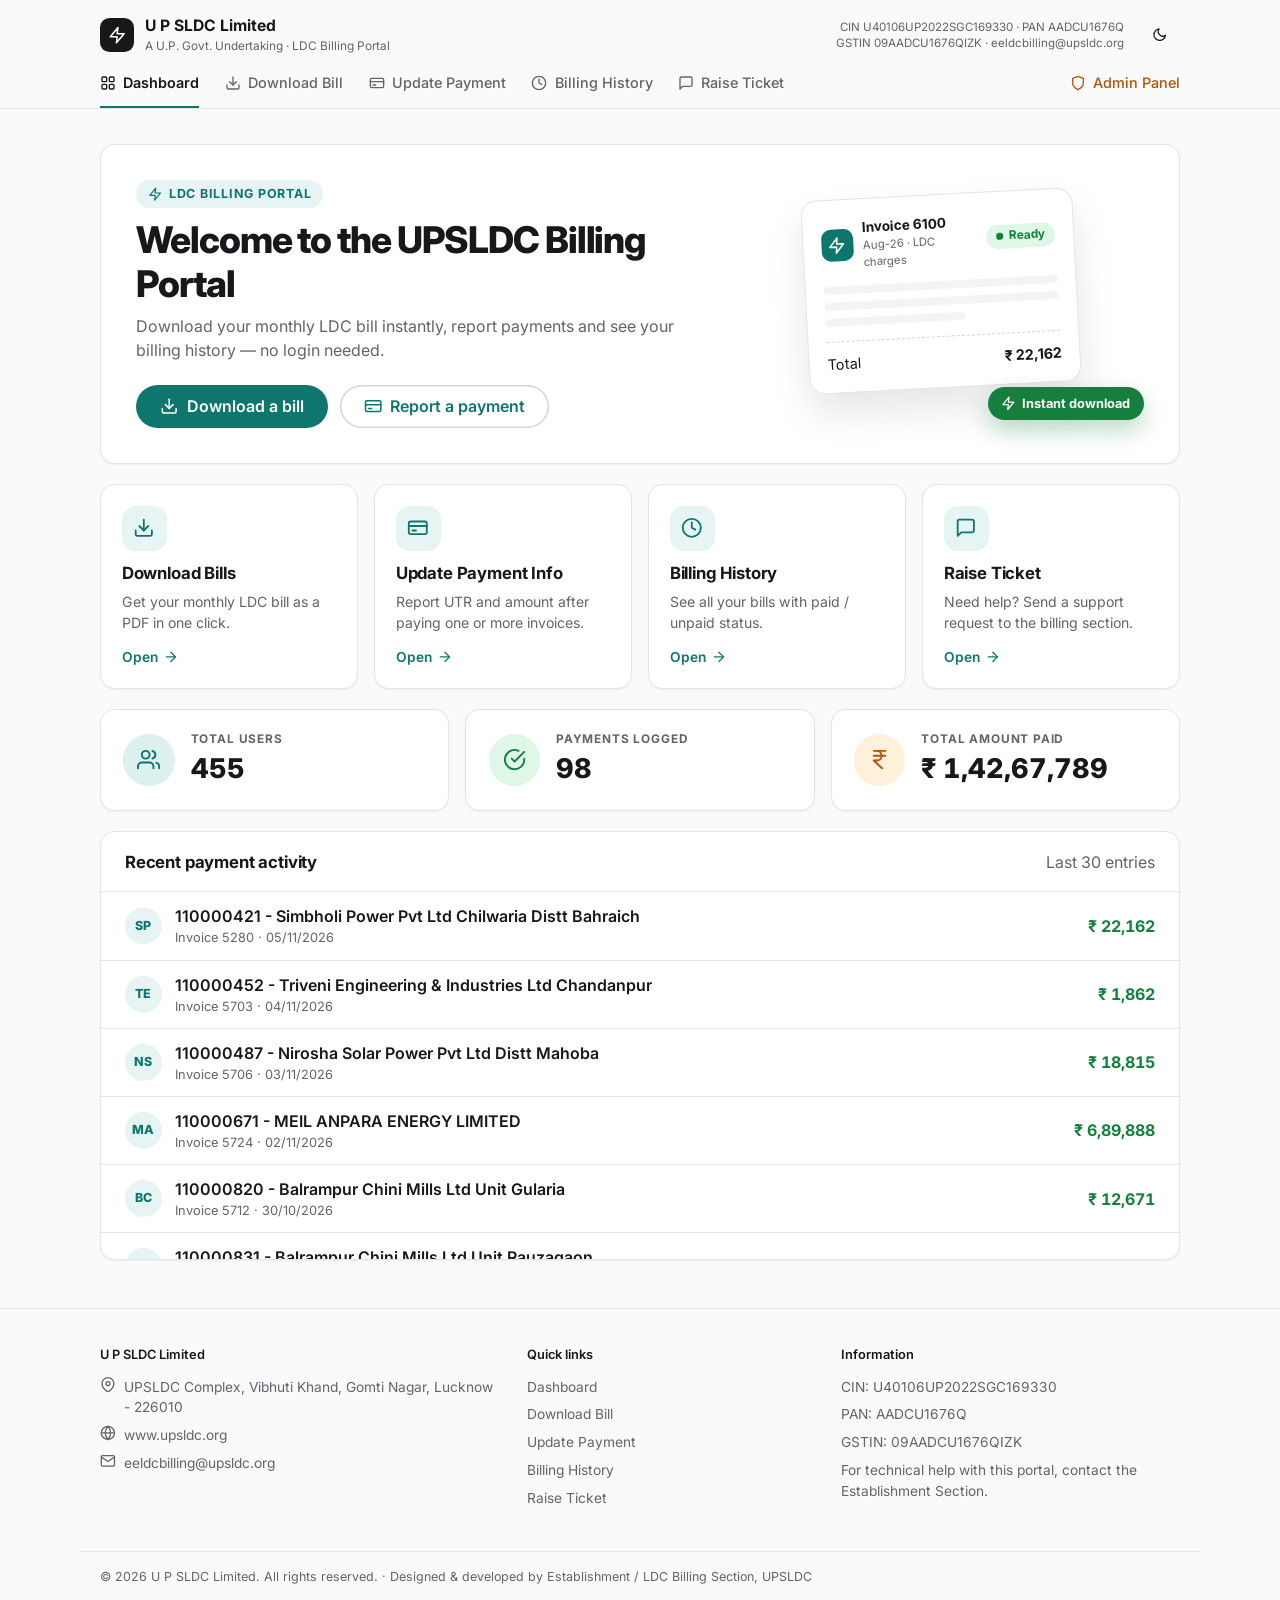
<file: design/index.html>
<!doctype html>
<html lang="en">
<head>
<meta charset="utf-8">
<meta name="viewport" content="width=device-width, initial-scale=1">
<title>UPSLDC Billing Portal</title>
<link rel="preconnect" href="https://fonts.googleapis.com">
<link rel="preconnect" href="https://fonts.gstatic.com" crossorigin>
<link href="https://fonts.googleapis.com/css2?family=Inter:wght@400;500;600;700;800&display=swap" rel="stylesheet">
<link rel="stylesheet" href="base.css">
<link rel="stylesheet" href="theme.css">
<style>
/* ===== FINAL DESIGN: Minimal layout + Teal & Amber theme + micro-interactions + click ripple ===== */
:root {
  color-scheme: light;
  --font: "Inter", system-ui, "Segoe UI", sans-serif;
  --bg: #FAFAFA;
  --surface: #FFFFFF;
  --surface-solid: #FFFFFF;
  --surface-2: #F4F4F5;
  --text: #18181B;
  --muted: #63636B;
  --border: #E4E4E7;
  --input-bg: #FFFFFF;
  --input-border: #D4D4D8;
  --shadow-sm: 0 1px 2px rgba(0, 0, 0, 0.05);
  --shadow-lg: 0 20px 40px rgba(0, 0, 0, 0.1);
  --row-hover: #F4F4F5;
  --chip-on: rgba(var(--p-rgb), 0.10);
  --link: var(--p-text);
  --ok-text: #15803D;
  --err-text: #B91C1C;
  --warn-text: #92400E;
  --violet-text: var(--a-text);
  --note-bg: #FFFBEB;
  --note-border: #FDE68A;
  --toast-bg: #18181B;
  --toast-text: #FAFAFA;
  --radius: .9rem;
}
@media (prefers-color-scheme: dark) {
  :root:not([data-theme="light"]) {
    color-scheme: dark;
    --bg: #09090B; --surface: #111113; --surface-solid: #18181B; --surface-2: #1C1C20;
    --text: #FAFAFA; --muted: #A1A1AA; --border: #27272A;
    --input-bg: #111113; --input-border: #3F3F46;
    --shadow-sm: none; --shadow-lg: 0 20px 40px rgba(0,0,0,.5);
    --row-hover: #18181B; --chip-on: rgba(var(--p-rgb), .16);
    --link: var(--p-text-dark); --ok-text: #4ADE80; --err-text: #F87171; --warn-text: #FBBF24; --violet-text: var(--a-text-dark);
    --note-bg: rgba(245,158,11,.08); --note-border: rgba(245,158,11,.25);
    --toast-bg: #FAFAFA; --toast-text: #18181B;
  }
}
:root[data-theme="dark"] {
  color-scheme: dark;
  --bg: #09090B; --surface: #111113; --surface-solid: #18181B; --surface-2: #1C1C20;
  --text: #FAFAFA; --muted: #A1A1AA; --border: #27272A;
  --input-bg: #111113; --input-border: #3F3F46;
  --shadow-sm: none; --shadow-lg: 0 20px 40px rgba(0,0,0,.5);
  --row-hover: #18181B; --chip-on: rgba(var(--p-rgb), .16);
  --link: var(--p-text-dark); --ok-text: #4ADE80; --err-text: #F87171; --warn-text: #FBBF24; --violet-text: var(--a-text-dark);
  --note-bg: rgba(245,158,11,.08); --note-border: rgba(245,158,11,.25);
  --toast-bg: #FAFAFA; --toast-text: #18181B;
}

/* minimal: quieter decorative pieces */
.hero { background: var(--surface); }
.quick-ico { background: var(--chip-on); color: var(--link); }
.quick:hover .quick-ico { background: var(--mi-indigo-strong); color: #fff; }
.mb-logo { background: var(--mi-indigo-strong); }
.page-head h2 { font-size: 1.75rem; font-weight: 700; letter-spacing: -0.02em; }
.hero h1 { font-weight: 800; letter-spacing: -0.03em; }

/* header */
.top {
  position: sticky; top: 0; z-index: 50;
  background: color-mix(in srgb, var(--bg) 85%, transparent);
  backdrop-filter: blur(10px); -webkit-backdrop-filter: blur(10px);
  border-bottom: 1px solid var(--border);
}
.top-row { max-width: 1120px; margin: 0 auto; padding: .9rem 1.25rem .2rem; display: flex; align-items: center; gap: 1rem; }
.brand { display: flex; align-items: center; gap: .7rem; text-decoration: none; color: var(--text); margin-right: auto; }
.brand-mark { width: 2.1rem; height: 2.1rem; border-radius: .6rem; display: grid; place-items: center; color: #fff; background: var(--text); }
:root[data-theme="dark"] .brand-mark { color: #111; }
@media (prefers-color-scheme: dark) { :root:not([data-theme="light"]) .brand-mark { color: #111; } }
.brand strong { display: block; font-size: .98rem; font-weight: 700; }
.brand small { display: block; font-size: .74rem; color: var(--muted); }
.ids { font-size: .72rem; color: var(--muted); text-align: right; line-height: 1.4; }
.nav-row { max-width: 1120px; margin: 0 auto; padding: 0 1.25rem; }
.nav { display: flex; gap: 1.6rem; overflow-x: auto; scrollbar-width: none; }
.nav-link {
  position: relative; display: inline-flex; align-items: center; gap: .45rem;
  padding: .85rem 0; white-space: nowrap;
  color: var(--muted); text-decoration: none; font-weight: 500; font-size: .9rem;
  transition: color var(--mi-fast) ease;
}
.nav-link .ico { width: 1rem; height: 1rem; }
.nav-link::after { content: ""; position: absolute; left: 0; right: 0; bottom: 0; height: 2px; background: var(--mi-indigo-strong); transform: scaleX(0); transition: transform var(--mi-medium) ease; transform-origin: left; }
.nav-link:hover { color: var(--text); }
.nav-link:hover::after { transform: scaleX(.4); }
.nav-link[aria-current="page"] { color: var(--text); font-weight: 600; }
.nav-link[aria-current="page"]::after { transform: scaleX(1); }
.nav-link.admin { margin-left: auto; color: var(--violet-text); }
.menu-btn { display: none; }

main.container { max-width: 1120px; margin: 2.2rem auto 3rem; padding: 0 1.25rem; }

/* footer */
.footer { border-top: 1px solid var(--border); margin-top: 3rem; }
.footer-inner { max-width: 1120px; margin: 0 auto; padding: 2.2rem 1.25rem; display: grid; grid-template-columns: 1.4fr 1fr 1.2fr; gap: 2rem; font-size: .86rem; color: var(--muted); }
.footer h4 { margin: 0 0 .8rem; font-size: .8rem; font-weight: 600; color: var(--text); }
.footer p { margin: 0 0 .45rem; display: flex; gap: .5rem; align-items: flex-start; }
.footer a { color: var(--muted); text-decoration: none; }
.footer a:hover { color: var(--text); text-decoration: underline; }
.footer-bottom { max-width: 1120px; margin: 0 auto; padding: 1rem 1.25rem 4.5rem; border-top: 1px solid var(--border); font-size: .78rem; color: var(--muted); }

@media (max-width: 860px) {
  .ids { display: none; }
}
@media (max-width: 720px) {
  .footer-inner { grid-template-columns: 1fr; }
  .nav-link.admin { margin-left: 0; }
}
@media (prefers-reduced-motion: reduce) { .nav-link::after { transition: none; } }
</style>
</head>
<body data-final>
<a class="skip" href="#app">Skip to content</a>
<header class="top">
  <div class="top-row">
    <a class="brand" href="#dashboard"><span class="brand-mark"></span><span><strong>U P SLDC Limited</strong><small>A U.P. Govt. Undertaking &middot; LDC Billing Portal</small></span></a>
    <div class="ids">CIN U40106UP2022SGC169330 &middot; PAN AADCU1676Q<br>GSTIN 09AADCU1676QIZK &middot; eeldcbilling@upsldc.org</div>
    <button type="button" class="icon-button" id="themeBtn" aria-label="Switch theme"></button>
  </div>
  <div class="nav-row"><nav class="nav" id="nav" aria-label="Main"></nav></div>
</header>
<main id="app" class="container"></main>
<footer id="footer" class="footer"></footer>
<script src="common.js"></script>
</body>
</html>
</file>
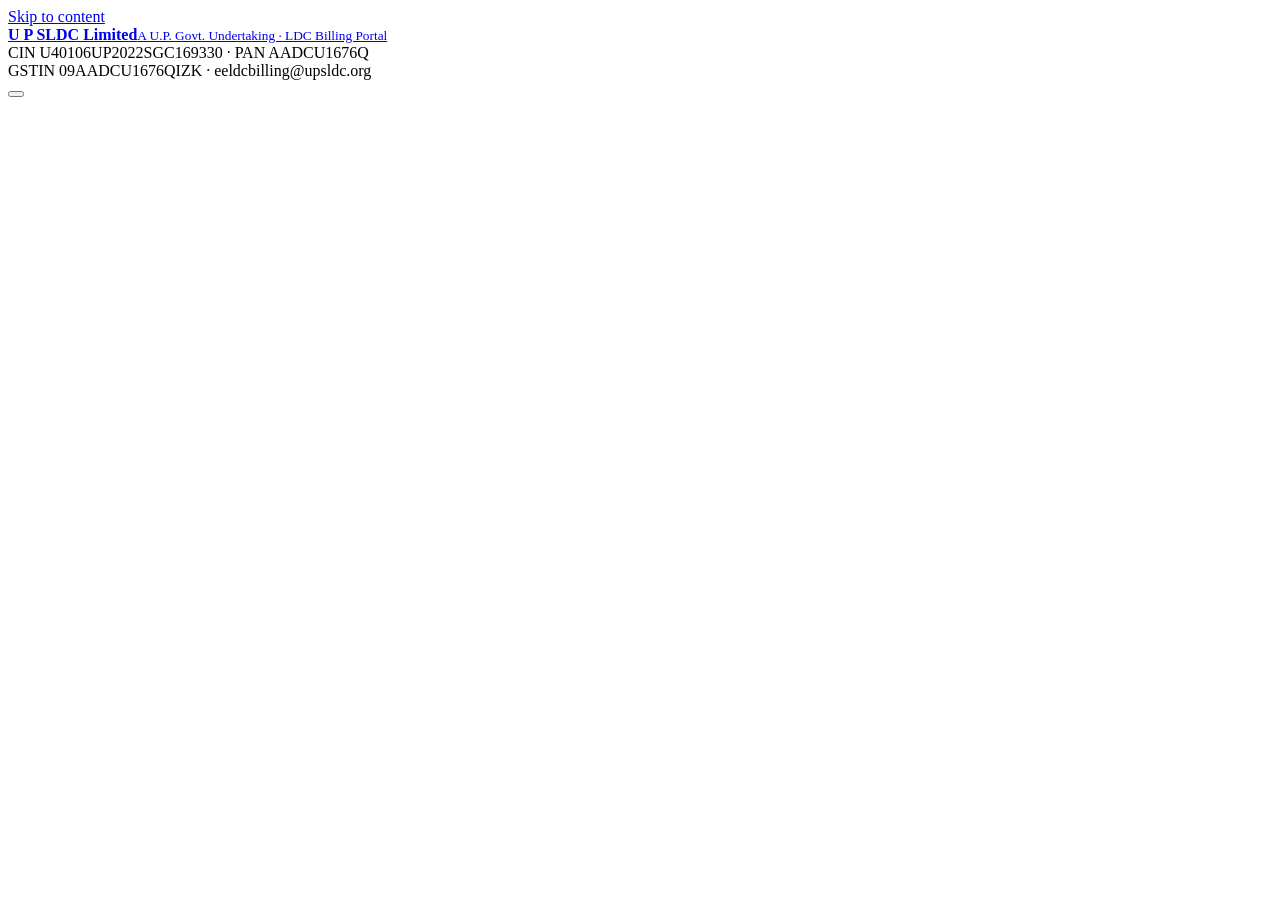
<file: src/index.html>
<!doctype html>
<html lang="en">
<head>
<base target="_self">
<meta charset="utf-8">
<link rel="preconnect" href="https://fonts.googleapis.com">
<link rel="preconnect" href="https://fonts.gstatic.com" crossorigin>
<link href="https://fonts.googleapis.com/css2?family=Inter:wght@400;500;600;700;800&display=swap" rel="stylesheet">
<?!= include('css'); ?>
<?!= include('cssApp'); ?>
</head>
<body data-final>
<a class="skip" href="#app">Skip to content</a>
<header class="top">
  <div class="top-row">
    <a class="brand" href="#dashboard"><span class="brand-mark"></span><span><strong>U P SLDC Limited</strong><small>A U.P. Govt. Undertaking &middot; LDC Billing Portal</small></span></a>
    <div class="ids">CIN U40106UP2022SGC169330 &middot; PAN AADCU1676Q<br>GSTIN 09AADCU1676QIZK &middot; eeldcbilling@upsldc.org</div>
    <button type="button" class="icon-button" id="themeBtn" aria-label="Switch theme"></button>
  </div>
  <div class="nav-row"><nav class="nav" id="nav" aria-label="Main"></nav></div>
</header>
<main id="app" class="container"></main>
<footer id="footer" class="footer"></footer>
<?!= include('js'); ?>
<?!= include('jsPages'); ?>
</body>
</html>
</file>
<file: design/base.css>
/* base.css - shared layout + micro-interactions for the three portal design samples.
   Each design file only sets the colour tokens below and styles its own header/sidebar/footer. */

:root {
  --mi-indigo: #6366F1;
  --mi-violet: #8B5CF6;
  --mi-success: #22C55E;
  --mi-error: #EF4444;
  --mi-warning: #F59E0B;
  --mi-indigo-strong: #4F46E5;
  --mi-error-strong: #DC2626;
  --mi-fast: 100ms;
  --mi-medium: 150ms;
  --radius: 1rem;
}

* { box-sizing: border-box; }
html { -webkit-text-size-adjust: 100%; }
body {
  margin: 0;
  font-family: var(--font);
  background: var(--bg);
  color: var(--text);
  line-height: 1.5;
  -webkit-font-smoothing: antialiased;
}
h1, h2, h3 { line-height: 1.2; letter-spacing: -0.01em; }
a { color: var(--link); }
.muted { color: var(--muted); }
.mono { font-family: ui-monospace, "Cascadia Mono", Consolas, monospace; font-size: 0.92em; }
.ico { width: 1.15em; height: 1.15em; flex: none; vertical-align: -0.18em; }
.sr { position: absolute; width: 1px; height: 1px; overflow: hidden; clip: rect(0 0 0 0); white-space: nowrap; }
.skip { position: absolute; left: -999px; top: 0; }
.skip:focus { left: 1rem; top: 1rem; z-index: 200; background: #fff; color: #111; padding: .5rem 1rem; border-radius: .5rem; }

/* ---------- views ---------- */
.view { display: none; }
.view.is-active { display: block; animation: viewIn 220ms ease; }
.stack > * + * { margin-top: 1.25rem; }
.page-head h2 { margin: 0; font-size: 1.6rem; }
.page-head p { margin: .3rem 0 0; color: var(--muted); }

/* ---------- surfaces ---------- */
.panel {
  border-radius: var(--radius);
  background: var(--surface);
  border: 1px solid var(--border);
  box-shadow: var(--shadow-sm);
}
.pad { padding: 1.5rem; }
.panel-head { display: flex; align-items: center; justify-content: space-between; gap: 1rem; padding: 1.1rem 1.5rem; flex-wrap: wrap; }
.panel-head h3 { margin: 0; font-size: 1.05rem; }

/* card = interactive surface: lifts on hover (micro-interaction reference) */
.card {
  border-radius: var(--radius);
  background: var(--surface);
  border: 1px solid var(--border);
  box-shadow: var(--shadow-sm);
  transition: transform var(--mi-medium) ease, box-shadow var(--mi-medium) ease, border-color var(--mi-medium) ease;
}
.card:hover { transform: translateY(-4px); box-shadow: var(--shadow-lg); }

/* ---------- buttons ---------- */
.button {
  display: inline-flex; align-items: center; justify-content: center; gap: .5rem;
  padding: 0.6rem 1.5rem;
  border: none;
  border-radius: 9999px;
  background: var(--mi-indigo-strong);
  color: #FFFFFF;
  font: inherit; font-weight: 600;
  cursor: pointer;
  text-decoration: none;
  transition: transform var(--mi-fast) ease, box-shadow var(--mi-fast) ease, background var(--mi-fast) ease;
}
.button:hover { transform: scale(1.05); box-shadow: 0 10px 30px rgba(var(--p-rgb), 0.3); }
.button:active { transform: scale(0.95); }
.button.ghost { background: transparent; color: var(--link); box-shadow: inset 0 0 0 1.5px var(--input-border); }
.button.ghost:hover { box-shadow: inset 0 0 0 1.5px var(--mi-indigo), 0 6px 18px rgba(var(--p-rgb), 0.15); }
.button.sm { padding: .4rem 1rem; font-size: .88rem; }
.button.is-done { background: #15803D; }
.button[aria-busy="true"] { pointer-events: none; opacity: .9; }
.button .spinner { border-color: rgba(255,255,255,.35); border-top-color: #fff; }

.icon-button {
  display: inline-grid; place-items: center;
  width: 2.5rem; height: 2.5rem;
  border: 0; border-radius: 50%;
  background: transparent; color: inherit;
  cursor: pointer;
  transition: transform var(--mi-fast) ease, background var(--mi-fast) ease;
}
.icon-button:hover { transform: scale(1.1); background: var(--row-hover); }
.icon-button[aria-pressed="true"] { animation: pop 300ms ease; }
.icon-button.danger[aria-pressed="true"] { color: var(--mi-error-strong); }

.button:focus-visible,
.icon-button:focus-visible,
.chip:focus-visible,
.seg button:focus-visible,
.card:focus-visible,
.nav-link:focus-visible { outline: 3px solid var(--mi-violet); outline-offset: 3px; }

/* ---------- forms ---------- */
.form-grid { display: grid; grid-template-columns: repeat(2, minmax(0, 1fr)); gap: 1.1rem 1.4rem; }
.field { display: flex; flex-direction: column; gap: .4rem; min-width: 0; }
.field.full { grid-column: 1 / -1; }
.field label, .field .label { font-size: .86rem; font-weight: 600; }
.req { color: var(--err-text); }
.input {
  width: 100%;
  padding: .7rem .9rem;
  border-radius: .7rem;
  border: 1px solid var(--input-border);
  background: var(--input-bg);
  color: var(--text);
  font: inherit;
  transition: border-color var(--mi-fast) ease, box-shadow var(--mi-fast) ease;
}
.input::placeholder { color: var(--muted); opacity: .85; }
.input:hover:not(:disabled) { border-color: var(--mi-indigo); }
.input:focus { outline: none; border-color: var(--mi-indigo); box-shadow: 0 0 0 4px rgba(var(--p-rgb), .22); }
.input:disabled { opacity: .6; cursor: not-allowed; }
textarea.input { min-height: 6.5rem; resize: vertical; }
.select {
  appearance: none; -webkit-appearance: none;
  padding-right: 2.4rem;
  background-image: url("data:image/svg+xml,%3Csvg xmlns='http://www.w3.org/2000/svg' viewBox='0 0 24 24' fill='none' stroke='%2394A3B8' stroke-width='2.5' stroke-linecap='round' stroke-linejoin='round'%3E%3Cpolyline points='6 9 12 15 18 9'/%3E%3C/svg%3E");
  background-repeat: no-repeat; background-position: right .85rem center; background-size: 1rem;
}
.field.has-error .input { border-color: var(--mi-error-strong); }
.field.has-error .label, .field.has-error label { color: var(--err-text); }
.hint { font-size: .8rem; color: var(--muted); display: flex; gap: .35rem; align-items: center; min-height: 1.2em; }
.hint.ok { color: var(--ok-text); }
.hint.bad { color: var(--err-text); }
.hint.warn { color: var(--warn-text); }
.input-wrap { position: relative; }
.input-wrap .input { padding-right: 2.5rem; }
.input-wrap .state { position: absolute; right: .8rem; top: 50%; transform: translateY(-50%); display: grid; }
.input-wrap .state .ico { width: 1.1rem; height: 1.1rem; }
.state.ok { color: var(--ok-text); animation: pop 300ms ease; }
.state.bad { color: var(--err-text); }
.form-foot { display: flex; justify-content: flex-end; gap: .75rem; margin-top: 1.4rem; flex-wrap: wrap; }
.input.is-picked { animation: picked 700ms ease; }

/* segmented toggle */
.seg { display: inline-flex; padding: 4px; border-radius: 999px; background: var(--surface-2); gap: 4px; align-self: flex-start; flex-wrap: wrap; }
.seg button {
  border: 0; background: transparent; color: var(--muted);
  padding: .45rem 1.15rem; border-radius: 999px;
  font: inherit; font-weight: 600; font-size: .9rem; cursor: pointer;
  transition: background var(--mi-fast) ease, color var(--mi-fast) ease, transform var(--mi-fast) ease;
}
.seg button:hover { color: var(--text); transform: scale(1.04); }
.seg button[aria-pressed="true"] { background: var(--mi-indigo-strong); color: #fff; animation: popSoft 300ms ease; }

/* invoice chips (multi-select) */
.chips { display: flex; flex-wrap: wrap; gap: .6rem; }
.chip {
  position: relative;
  display: flex; flex-direction: column; align-items: flex-start; gap: 1px;
  padding: .6rem 2.1rem .6rem .9rem;
  border-radius: .8rem;
  border: 1.5px solid var(--input-border);
  background: var(--input-bg); color: var(--text);
  font: inherit; text-align: left; cursor: pointer;
  transition: transform var(--mi-fast) ease, border-color var(--mi-fast) ease, background var(--mi-fast) ease;
}
.chip:hover { transform: translateY(-2px); border-color: var(--mi-indigo); }
.chip b { font-size: .92rem; }
.chip small { color: var(--muted); font-size: .76rem; }
.chip .tick {
  position: absolute; right: .55rem; top: .55rem;
  width: 1.15rem; height: 1.15rem; border-radius: 50%;
  border: 1.5px solid var(--input-border);
  display: grid; place-items: center; color: transparent;
}
.chip .tick .ico { width: .75rem; height: .75rem; }
.chip[aria-pressed="true"] { border-color: var(--mi-indigo-strong); background: var(--chip-on); animation: popSoft 300ms ease; }
.chip[aria-pressed="true"] .tick { background: var(--mi-indigo-strong); border-color: var(--mi-indigo-strong); color: #fff; animation: pop 300ms ease; }
.chip.is-paid { opacity: .55; cursor: not-allowed; }
.chip.is-paid:hover { transform: none; border-color: var(--input-border); }

.breakup { border: 1px dashed var(--input-border); border-radius: .8rem; padding: .8rem 1rem; font-size: .88rem; }
.breakup-row { display: flex; justify-content: space-between; gap: 1rem; padding: .2rem 0; }
.breakup-row.total { border-top: 1px solid var(--border); margin-top: .35rem; padding-top: .5rem; font-weight: 700; }

/* combobox (searchable entity name) */
.combo { position: relative; }
.combo-list {
  position: absolute; left: 0; right: 0; top: calc(100% + 6px); z-index: 30;
  margin: 0; padding: .35rem; list-style: none;
  background: var(--surface-solid);
  border: 1px solid var(--border); border-radius: .8rem;
  box-shadow: var(--shadow-lg);
  max-height: 16rem; overflow: auto;
  display: none;
}
.combo.open .combo-list { display: block; animation: dropIn 120ms ease; }
.combo-list li { padding: .5rem .7rem; border-radius: .55rem; cursor: pointer; font-size: .9rem; transition: background var(--mi-fast) ease; }
.combo-list li small { display: block; color: var(--muted); font-size: .76rem; }
.combo-list li:hover, .combo-list li[aria-selected="true"] { background: var(--chip-on); }
.combo-list li.none { color: var(--muted); cursor: default; }

/* ---------- callouts, empty states, results ---------- */
.note {
  display: flex; gap: .8rem; align-items: flex-start;
  padding: 1rem 1.15rem; border-radius: .9rem;
  background: var(--note-bg); border: 1px solid var(--note-border);
  font-size: .9rem;
}
.note > .ico { color: var(--warn-text); margin-top: .15rem; width: 1.3rem; height: 1.3rem; }
.note p { margin: 0 0 .35rem; }
.note p:last-child { margin: 0; }
.note code { font-family: ui-monospace, Consolas, monospace; font-size: .85em; background: var(--surface-2); padding: .05rem .35rem; border-radius: .3rem; }

.empty { text-align: center; padding: 2.2rem 1rem; color: var(--muted); border: 1.5px dashed var(--input-border); border-radius: var(--radius); }
.empty .ico { width: 2rem; height: 2rem; opacity: .7; }
.empty p { margin: .5rem 0 0; }

.result { display: flex; align-items: center; gap: 1.1rem; padding: 1.2rem 1.4rem; flex-wrap: wrap; animation: viewIn 220ms ease; }
.file-ico {
  width: 3rem; height: 3.6rem; border-radius: .5rem .9rem .5rem .5rem;
  background: #FEE2E2; color: #B91C1C;
  display: grid; place-items: center; font-weight: 800; font-size: .72rem; letter-spacing: .05em; flex: none;
}
.result-main { flex: 1; min-width: 12rem; display: flex; flex-direction: column; }
.result-main b { word-break: break-all; }
.result-main small { color: var(--muted); }

/* ---------- dashboard ---------- */
.hero { display: grid; grid-template-columns: 1.4fr 1fr; gap: 2rem; padding: 2.2rem; align-items: center; overflow: hidden; }
.hero h1 { margin: .6rem 0 .5rem; font-size: clamp(1.6rem, 3vw, 2.3rem); }
.hero p { margin: 0; color: var(--muted); max-width: 36rem; }
.hero-actions { display: flex; gap: .75rem; margin-top: 1.4rem; flex-wrap: wrap; }
.eyebrow { display: inline-flex; align-items: center; gap: .4rem; font-size: .78rem; font-weight: 700; letter-spacing: .06em; text-transform: uppercase; color: var(--link); background: var(--chip-on); padding: .3rem .75rem; border-radius: 999px; }
.hero-art { position: relative; display: grid; place-items: center; min-height: 12rem; padding-bottom: 1.6rem; }
.mini-bill {
  width: min(17rem, 100%); padding: 1.1rem; border-radius: 1rem;
  background: var(--surface-solid); border: 1px solid var(--border); box-shadow: var(--shadow-lg);
  transform: rotate(-3deg); transition: transform 300ms ease;
}
.hero:hover .mini-bill { transform: rotate(0deg) translateY(-4px); }
.mb-head { display: flex; align-items: center; gap: .6rem; margin-bottom: .9rem; }
.mb-head span:nth-child(2) { flex: 1; display: flex; flex-direction: column; font-size: .85rem; }
.mb-head small { color: var(--muted); }
.mb-logo { width: 2rem; height: 2rem; border-radius: .6rem; display: grid; place-items: center; color: #fff; background: linear-gradient(135deg, var(--mi-indigo), var(--p-grad2)); }
.mini-bill i { display: block; height: .5rem; border-radius: 999px; background: var(--surface-2); margin: .5rem 0; }
.mini-bill i.short { width: 60%; }
.mb-foot { display: flex; justify-content: space-between; margin-top: .9rem; padding-top: .7rem; border-top: 1px dashed var(--input-border); font-size: .9rem; }
.mini-pill { position: absolute; right: 0; bottom: -.4rem; display: inline-flex; gap: .4rem; align-items: center; padding: .45rem .85rem; border-radius: 999px; background: #15803D; color: #fff; font-size: .8rem; font-weight: 700; box-shadow: 0 10px 24px rgba(21,128,61,.3); animation: floaty 3s ease-in-out infinite; }

.quick-grid { display: grid; grid-template-columns: repeat(4, minmax(0, 1fr)); gap: 1rem; }
.quick { display: flex; flex-direction: column; gap: .45rem; padding: 1.3rem; text-decoration: none; color: inherit; }
.quick-ico { width: 2.8rem; height: 2.8rem; border-radius: .85rem; display: grid; place-items: center; color: #fff; background: linear-gradient(135deg, var(--mi-indigo), var(--p-grad2)); transition: transform var(--mi-medium) ease; }
.quick-ico .ico { width: 1.35rem; height: 1.35rem; }
.quick:hover .quick-ico { transform: rotate(-6deg) scale(1.08); }
.quick h3 { margin: .35rem 0 0; font-size: 1.05rem; }
.quick p { margin: 0; color: var(--muted); font-size: .88rem; }
.quick .go { margin-top: auto; padding-top: .4rem; display: inline-flex; gap: .3rem; align-items: center; color: var(--link); font-weight: 600; font-size: .86rem; }
.quick .go .ico { transition: transform var(--mi-fast) ease; }
.quick:hover .go .ico { transform: translateX(4px); }

.stats { display: grid; grid-template-columns: repeat(3, minmax(0, 1fr)); gap: 1rem; }
.stat { display: flex; align-items: center; gap: 1rem; padding: 1.3rem 1.4rem; }
.stat-ico { width: 3.2rem; height: 3.2rem; border-radius: 50%; display: grid; place-items: center; flex: none; }
.stat-ico .ico { width: 1.45rem; height: 1.45rem; }
.s-indigo { background: rgba(var(--p-rgb), .14); color: var(--link); }
.s-green { background: rgba(34,197,94,.15); color: var(--ok-text); }
.s-violet { background: rgba(var(--a-rgb),.15); color: var(--violet-text); }
.s-amber { background: rgba(245,158,11,.16); color: var(--warn-text); }
.s-red { background: rgba(239,68,68,.13); color: var(--err-text); }
.stat-label { font-size: .74rem; letter-spacing: .07em; text-transform: uppercase; color: var(--muted); font-weight: 700; }
.stat-value { font-size: 1.7rem; font-weight: 800; font-variant-numeric: tabular-nums; }

.activity-list { list-style: none; margin: 0; padding: 0; max-height: 23rem; overflow: auto; }
.act-row { display: flex; align-items: center; gap: .85rem; padding: .75rem 1.5rem; border-top: 1px solid var(--border); transition: background var(--mi-fast) ease; }
.act-row:hover { background: var(--row-hover); }
.act-row:hover .act-avatar { transform: scale(1.1); }
.act-avatar { width: 2.3rem; height: 2.3rem; border-radius: 50%; display: grid; place-items: center; font-size: .78rem; font-weight: 800; color: var(--link); background: var(--chip-on); flex: none; transition: transform var(--mi-fast) ease; }
.act-main { flex: 1; min-width: 0; }
.act-name { font-weight: 600; white-space: nowrap; overflow: hidden; text-overflow: ellipsis; }
.act-meta { font-size: .8rem; color: var(--muted); }
.act-amt { font-weight: 700; color: var(--ok-text); font-variant-numeric: tabular-nums; white-space: nowrap; }
.loading-row { display: flex; gap: .7rem; align-items: center; justify-content: center; padding: 1.5rem; color: var(--muted); }

/* ---------- tables ---------- */
.toolbar { display: flex; gap: .75rem; align-items: center; flex-wrap: wrap; }
.toolbar .grow { flex: 1; }
.search { position: relative; min-width: 14rem; }
.search .ico { position: absolute; left: .8rem; top: 50%; transform: translateY(-50%); color: var(--muted); }
.search .input { padding-left: 2.3rem; }
.table-wrap { position: relative; overflow-x: auto; border-top: 1px solid var(--border); }
.tbl { width: 100%; border-collapse: collapse; font-size: .9rem; min-width: 760px; }
.tbl th { text-align: left; font-size: .72rem; text-transform: uppercase; letter-spacing: .06em; color: var(--muted); background: var(--surface-2); padding: .75rem 1rem; white-space: nowrap; font-weight: 700; }
.tbl th .sort { all: unset; cursor: pointer; display: inline-flex; gap: .3rem; align-items: center; border-radius: .3rem; }
.tbl th .sort:hover { color: var(--text); }
.tbl th .sort:focus-visible { outline: 2px solid var(--mi-violet); outline-offset: 2px; }
.tbl th .sort .ico { width: .85rem; height: .85rem; transition: transform var(--mi-fast) ease; }
.tbl th[aria-sort="ascending"] .sort .ico { transform: rotate(180deg); }
.tbl th[aria-sort="none"] .sort .ico { opacity: .35; }
.tbl td { padding: .8rem 1rem; border-top: 1px solid var(--border); vertical-align: top; }
.tbl tbody tr { transition: background var(--mi-fast) ease; }
.tbl tbody tr:hover { background: var(--row-hover); }
.tbl tr.is-new { animation: rowIn 1.8s ease; }
.tbl .num { text-align: right; font-variant-numeric: tabular-nums; white-space: nowrap; }
.tbl td.name { min-width: 14rem; }
.tbl td.name small { display: block; color: var(--muted); }
.table-foot { display: flex; justify-content: space-between; align-items: center; gap: 1rem; padding: .9rem 1.5rem; font-size: .85rem; color: var(--muted); flex-wrap: wrap; }

.badge { display: inline-flex; align-items: center; gap: .4rem; padding: .2rem .65rem; border-radius: 999px; font-size: .74rem; font-weight: 700; white-space: nowrap; }
.badge::before { content: ""; width: .42rem; height: .42rem; border-radius: 50%; background: currentColor; }
.badge.paid { background: rgba(34,197,94,.15); color: var(--ok-text); }
.badge.unpaid { background: rgba(239,68,68,.12); color: var(--err-text); }
.badge.part { background: rgba(245,158,11,.17); color: var(--warn-text); }

.tiles { display: grid; grid-template-columns: repeat(3, minmax(0, 1fr)); gap: 1rem; }

/* ---------- feedback ---------- */
.spinner {
  display: inline-block;
  width: 1.25rem; height: 1.25rem;
  border: 2px solid rgba(var(--p-rgb), 0.25);
  border-top-color: var(--mi-indigo);
  border-radius: 50%;
  animation: spin 700ms linear infinite;
  flex: none;
}
.is-success { animation: pop 300ms ease; color: var(--ok-text); }
.is-error { animation: shake 300ms ease; color: var(--err-text); }

.toasts { position: fixed; right: 1rem; bottom: 1rem; z-index: 300; display: flex; flex-direction: column; gap: .5rem; max-width: calc(100vw - 2rem); width: 24rem; }
.toast { display: flex; gap: .7rem; align-items: flex-start; padding: .85rem 1rem; border-radius: .9rem; background: var(--toast-bg); color: var(--toast-text); box-shadow: 0 14px 34px rgba(0,0,0,.22); animation: toastIn 220ms ease; font-size: .9rem; }
.toast .t-ico { width: 1.6rem; height: 1.6rem; border-radius: 50%; display: grid; place-items: center; flex: none; color: #fff; animation: pop 300ms ease; }
.toast .t-ico .ico { width: .95rem; height: .95rem; }
.toast.ok .t-ico { background: #16A34A; }
.toast.err .t-ico { background: var(--mi-error-strong); }
.toast.info .t-ico { background: var(--mi-indigo-strong); }
.toast b { display: block; }
.toast.out { animation: toastOut 200ms ease forwards; }

/* sample-design switcher (preview only, not part of the portal) */
.design-switch { position: fixed; left: 1rem; bottom: 1rem; z-index: 250; display: flex; gap: .25rem; padding: .3rem; border-radius: 999px; background: rgba(17, 24, 39, .88); box-shadow: 0 10px 30px rgba(0,0,0,.25); font: 600 .78rem/1 system-ui, sans-serif; }
.design-switch a { color: #E5E7EB; text-decoration: none; padding: .5rem .8rem; border-radius: 999px; transition: background var(--mi-fast) ease; }
.design-switch a:hover { background: rgba(255,255,255,.12); }
.design-switch a[aria-current="page"] { background: var(--mi-indigo-strong); color: #fff; }
.design-switch { align-items: center; flex-wrap: wrap; border-radius: 1.4rem; max-width: calc(100vw - 2rem); }
.ds-links, .ds-dots { display: flex; gap: .25rem; align-items: center; }
.ds-dots { padding: 0 .4rem; gap: .4rem; }
.pal-dot { width: 1.35rem; height: 1.35rem; border-radius: 50%; border: 2px solid rgba(255,255,255,.35); cursor: pointer; padding: 0; transition: transform var(--mi-fast) ease; }
.pal-dot:hover { transform: scale(1.15); }
.pal-dot[aria-pressed="true"] { border-color: #fff; box-shadow: 0 0 0 2px rgba(255,255,255,.4); animation: pop 300ms ease; }
.pal-dot:focus-visible { outline: 3px solid #fff; outline-offset: 2px; }

/* ---------- click ripple (Material style), always in the accent colour ---------- */
.button, .icon-button, .chip, .seg button, .nav-link, .card, .combo-list li, .act-row { position: relative; overflow: hidden; }
.ripple {
  position: absolute; border-radius: 50%; pointer-events: none;
  background: rgba(var(--a-rgb), .38);
  transform: scale(0);
  animation: ripple 550ms ease-out forwards;
}
@keyframes ripple { to { transform: scale(1); opacity: 0; } }

/* ---------- keyframes ---------- */
@keyframes pop { 50% { transform: scale(1.3); } }
@keyframes popSoft { 50% { transform: scale(1.06); } }
@keyframes shake { 25%, 75% { transform: translateX(-4px); } 50% { transform: translateX(4px); } }
@keyframes spin { to { transform: rotate(360deg); } }
@keyframes viewIn { from { opacity: 0; transform: translateY(8px); } }
@keyframes dropIn { from { opacity: 0; transform: translateY(-4px); } }
@keyframes toastIn { from { opacity: 0; transform: translateY(12px) scale(.97); } }
@keyframes toastOut { to { opacity: 0; transform: translateX(20px); } }
@keyframes rowIn { 0%, 40% { background: rgba(34, 197, 94, .22); } 100% { background: transparent; } }
@keyframes picked { 0% { box-shadow: 0 0 0 0 rgba(34,197,94,.5); } 100% { box-shadow: 0 0 0 8px rgba(34,197,94,0); } }
@keyframes floaty { 50% { transform: translateY(-6px); } }

/* ---------- responsive ---------- */
@media (max-width: 960px) {
  .quick-grid { grid-template-columns: repeat(2, minmax(0, 1fr)); }
  .hero { grid-template-columns: minmax(0, 1fr); }
  .hero-art { display: none; }
}
@media (max-width: 720px) {
  .form-grid, .stats, .tiles { grid-template-columns: minmax(0, 1fr); }
  .hero { padding: 1.5rem; }
  .pad { padding: 1.1rem; }
  .panel-head, .table-foot { padding-left: 1.1rem; padding-right: 1.1rem; }
  .act-row { padding-left: 1.1rem; padding-right: 1.1rem; }
  .search { min-width: 0; width: 100%; }
}
@media (max-width: 520px) {
  .quick-grid { grid-template-columns: minmax(0, 1fr); }
}

@media (prefers-reduced-motion: reduce) {
  .card, .button, .icon-button, .chip, .seg button, .quick-ico, .mini-bill { transition: none; }
  .card:hover, .icon-button:hover, .button:hover, .chip:hover, .seg button:hover, .quick:hover .quick-ico, .hero:hover .mini-bill { transform: none; }
  .icon-button[aria-pressed="true"], .is-success, .is-error, .chip[aria-pressed="true"], .chip[aria-pressed="true"] .tick,
  .seg button[aria-pressed="true"], .view.is-active, .toast, .toast .t-ico, .state.ok, .tbl tr.is-new,
  .input.is-picked, .combo.open .combo-list, .mini-pill, .result { animation: none; }
  .spinner { animation-duration: 2s; }
}
</file>
<file: design/theme.css>
/* theme.css - final colours: Teal & Amber (owner choice 02-Nov-2026). Variable meaning: see comments in base.css / PORTAL_SPEC.md. */
:root {
  --mi-indigo: #0D9488; --mi-indigo-strong: #0F766E; --mi-violet: #F59E0B; --p-grad2: #14B8A6;
  --p-rgb: 13, 148, 136; --a-rgb: 245, 158, 11;
  --p-text: #0F766E; --p-text-dark: #5EEAD4; --a-text: #B45309; --a-text-dark: #FCD34D;
  --tint: #ECF6F4; --ink: #0B2B2A; --dark-bg: #061614; --dark-solid: #0E2523;
  --side-a: #0B2B2A; --side-b: #115E59; --side-hi: #FBBF24;
  --blob1: #5EEAD4; --blob2: #FDE68A; --blob3: #A7F3D0;
}
</file>
